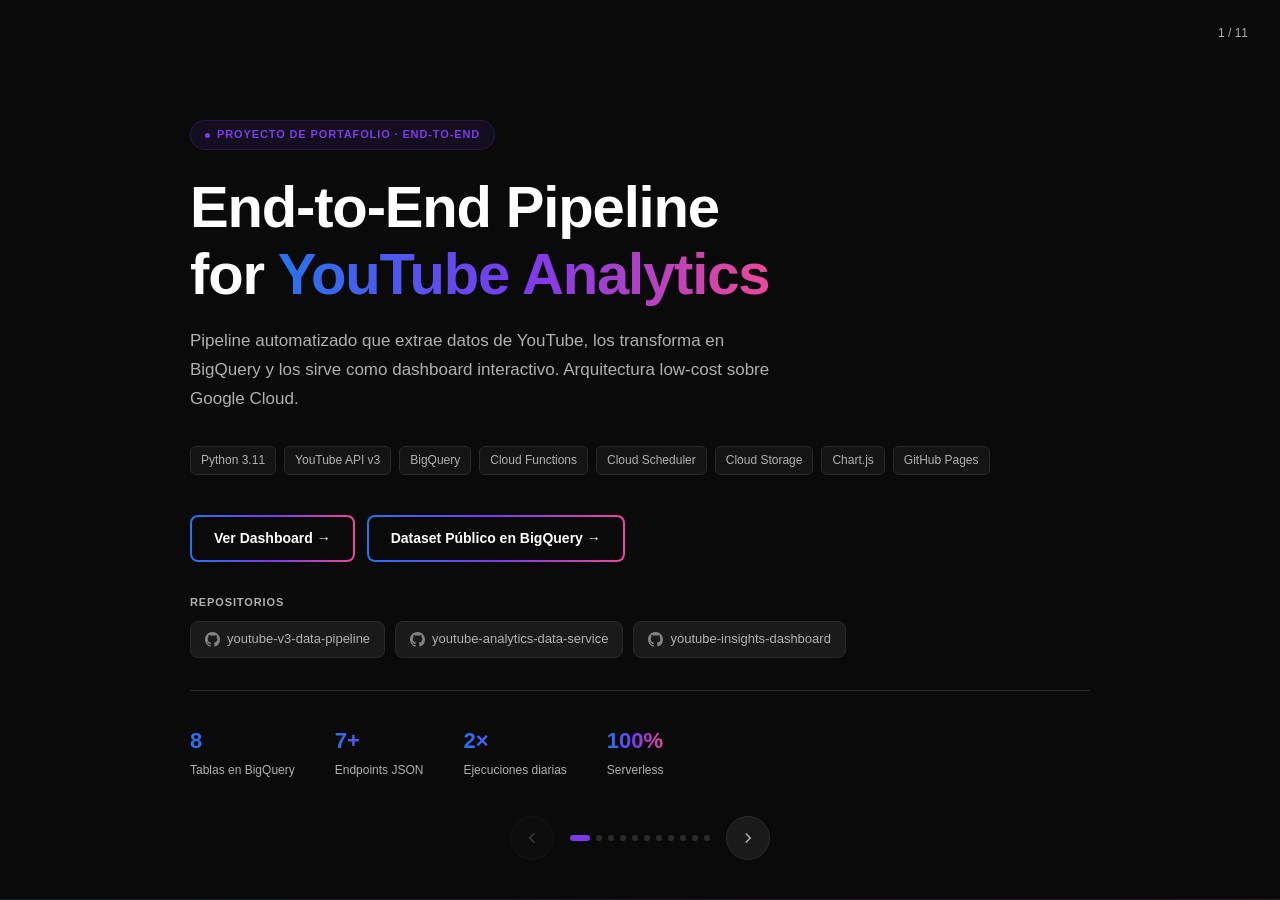
<file: presentacion/index.html>
<!DOCTYPE html>
<html lang="es">
<head>
  <meta charset="UTF-8" />
  <meta name="viewport" content="width=device-width, initial-scale=1.0" />
  <title>End-to-End Pipeline for YouTube Analytics · Angel Garcia</title>
  <style>
    /* ============================================================
       DESIGN TOKENS — angelgarciadatablog v1
       ============================================================ */
    :root {
      --bg: #0a0a0a;
      --surface: #141414;
      --card-bg: #1a1a1a;
      --text: #ffffff;
      --text-secondary: #b0b0b0;
      --border: #2a2a2a;
      --border-light: #1f1f1f;
      --success: #85d992;
      --danger: #f04438;
      --gradient: linear-gradient(90deg, #2674ed 0%, #7c3aed 50%, #ec4899 100%);
      --gradient-hover: linear-gradient(90deg, #1e5dd8 0%, #6d28d9 50%, #db2777 100%);
      --accent: #2674ed;
      --accent-mid: #7c3aed;
      --accent-end: #ec4899;
      --shadow-sm: 0 1px 2px 0 rgba(0,0,0,0.5);
      --shadow-md: 0 4px 6px -1px rgba(0,0,0,0.6), 0 2px 4px -1px rgba(0,0,0,0.4);
      --shadow-lg: 0 10px 15px -3px rgba(0,0,0,0.7), 0 4px 6px -2px rgba(0,0,0,0.5);
      --shadow-accent: 0 10px 25px -5px rgba(124,58,237,0.4), 0 4px 6px -2px rgba(124,58,237,0.3);
      --radius: 12px;
      --radius-lg: 16px;
    }

    /* ============================================================
       RESET & BASE
       ============================================================ */
    *, *::before, *::after { box-sizing: border-box; margin: 0; padding: 0; }
    html { -webkit-font-smoothing: antialiased; overflow-x: hidden; }
    body {
      background: var(--bg);
      color: var(--text);
      font-family: -apple-system, BlinkMacSystemFont, "Segoe UI", Roboto, "Helvetica Neue", Arial, sans-serif;
      font-size: 16px;
      line-height: 1.6;
      overflow: hidden;
      height: 100vh;
    }
    a { color: var(--text-secondary); text-decoration: none; transition: color 0.2s ease; }
    a:hover { color: var(--text); }
    :focus-visible { outline: 2px solid var(--accent); outline-offset: 2px; }

    /* ============================================================
       SLIDES — DESKTOP
       ============================================================ */
    .slides-container {
      width: 100%;
      height: 100vh;
      overflow: hidden;
      position: relative;
    }

    .slide {
      position: absolute;
      top: 0; left: 0;
      width: 100%;
      height: 100%;
      display: flex;
      align-items: center;
      justify-content: center;
      padding: 60px 40px;
      opacity: 0;
      pointer-events: none;
      transition: opacity 0.35s ease;
      overflow-y: auto;
    }
    .slide.active {
      opacity: 1;
      pointer-events: auto;
    }

    .slide-content {
      max-width: 900px;
      width: 100%;
    }

    /* ============================================================
       NAVEGACIÓN
       ============================================================ */
    .nav-arrows {
      position: fixed;
      bottom: 40px;
      left: 50%;
      transform: translateX(-50%);
      display: flex;
      align-items: center;
      gap: 16px;
      z-index: 100;
    }

    .nav-btn {
      width: 44px; height: 44px;
      border-radius: 50%;
      background: var(--card-bg);
      border: 1px solid var(--border);
      color: var(--text-secondary);
      display: flex;
      align-items: center;
      justify-content: center;
      cursor: pointer;
      transition: all 0.2s ease;
    }
    .nav-btn:hover {
      border-color: var(--accent-mid);
      color: var(--text);
      background: rgba(124,58,237,0.1);
    }
    .nav-btn:disabled {
      opacity: 0.3;
      cursor: not-allowed;
    }

    .nav-dots {
      display: flex;
      gap: 6px;
      align-items: center;
    }
    .nav-dot {
      width: 6px; height: 6px;
      border-radius: 50%;
      background: var(--border);
      cursor: pointer;
      transition: all 0.2s ease;
    }
    .nav-dot.active {
      width: 20px;
      border-radius: 3px;
      background: var(--accent-mid);
    }

    .slide-counter {
      position: fixed;
      top: 24px;
      right: 32px;
      font-size: 12px;
      color: var(--text-secondary);
      z-index: 100;
      font-variant-numeric: tabular-nums;
    }

    /* ============================================================
       TYPOGRAPHY
       ============================================================ */
    .gradient-text {
      background: var(--gradient);
      -webkit-background-clip: text;
      -webkit-text-fill-color: transparent;
      background-clip: text;
    }
    .slide-tag {
      display: inline-block;
      font-size: 11px;
      font-weight: 700;
      color: var(--accent-mid);
      letter-spacing: 0.1em;
      text-transform: uppercase;
      margin-bottom: 14px;
    }
    .slide-title {
      font-size: clamp(26px, 3.5vw, 38px);
      font-weight: 700;
      letter-spacing: -0.02em;
      line-height: 1.2;
      margin-bottom: 16px;
    }
    .slide-subtitle {
      font-size: 16px;
      color: var(--text-secondary);
      line-height: 1.7;
      margin-bottom: 32px;
    }

    /* ============================================================
       CARDS
       ============================================================ */
    .card {
      background: var(--card-bg);
      border: 1px solid var(--border);
      border-radius: var(--radius);
      padding: 20px 22px;
    }
    .card--accent {
      border-color: rgba(124,58,237,0.3);
      background: rgba(124,58,237,0.05);
    }
    .card--warn {
      border-color: rgba(240,68,56,0.3);
      background: rgba(240,68,56,0.04);
    }
    .card--success {
      border-color: rgba(133,217,146,0.3);
      background: rgba(133,217,146,0.04);
    }

    .ibadge {
      display: inline-flex;
      align-items: center;
      justify-content: center;
      width: 28px; height: 28px;
      border-radius: 50%;
      border: 1.5px solid transparent;
      background: linear-gradient(var(--card-bg), var(--card-bg)) padding-box,
                  var(--gradient) border-box;
      color: var(--text-secondary);
      font-size: 12px;
      font-weight: 700;
      flex-shrink: 0;
    }

    /* ============================================================
       BADGE / CHIP
       ============================================================ */
    .badge {
      display: inline-flex;
      align-items: center;
      gap: 5px;
      font-size: 12px;
      font-weight: 600;
      color: var(--accent-mid);
      background: rgba(124,58,237,0.1);
      border: 1px solid rgba(124,58,237,0.2);
      border-radius: 20px;
      padding: 4px 12px;
    }
    .badge-dot {
      width: 5px; height: 5px;
      border-radius: 50%;
      background: var(--accent-mid);
    }
    .tech-chip {
      display: inline-block;
      font-size: 12px;
      font-weight: 500;
      color: var(--text-secondary);
      background: rgba(255,255,255,0.04);
      border: 1px solid var(--border);
      border-radius: 6px;
      padding: 4px 10px;
    }

    /* ============================================================
       LISTAS
       ============================================================ */
    .check-list {
      list-style: none;
      display: flex;
      flex-direction: column;
      gap: 10px;
    }
    .check-list li {
      display: flex;
      align-items: flex-start;
      gap: 10px;
      font-size: 15px;
      color: var(--text-secondary);
      line-height: 1.5;
    }
    .check-list li span:first-child {
      color: var(--accent-mid);
      font-size: 13px;
      margin-top: 2px;
      flex-shrink: 0;
    }

    .warn-list {
      list-style: none;
      display: flex;
      flex-direction: column;
      gap: 10px;
    }
    .warn-list li {
      display: flex;
      align-items: flex-start;
      gap: 10px;
      font-size: 14px;
      color: var(--text-secondary);
      line-height: 1.5;
    }
    .warn-list li span:first-child {
      color: var(--danger);
      font-size: 13px;
      margin-top: 2px;
      flex-shrink: 0;
    }

    /* ============================================================
       CODE BLOCK
       ============================================================ */
    pre {
      background: #0d0d0d;
      border: 1px solid var(--border);
      border-radius: var(--radius);
      padding: 18px 20px;
      overflow-x: auto;
      font-size: 13px;
      line-height: 1.7;
      font-family: "SF Mono", "Fira Code", "Consolas", monospace;
    }
    code { font-family: inherit; }
    .kw  { color: #7c3aed; }
    .fn  { color: #2674ed; }
    .str { color: #85d992; }
    .cm  { color: #555; font-style: italic; }
    .cls { color: #ec4899; }
    .var { color: #b0b0b0; }

    /* ============================================================
       GRIDS
       ============================================================ */
    .grid-2 {
      display: grid;
      grid-template-columns: repeat(2, 1fr);
      gap: 14px;
    }
    .grid-3 {
      display: grid;
      grid-template-columns: repeat(3, 1fr);
      gap: 14px;
    }

    /* ============================================================
       PIPELINE VISUAL
       ============================================================ */
    .pipeline-row {
      display: flex;
      align-items: center;
      gap: 8px;
      flex-wrap: nowrap;
    }
    .pipeline-node {
      background: var(--card-bg);
      border: 1px solid var(--border);
      border-radius: var(--radius);
      padding: 12px 16px;
      font-size: 13px;
      font-weight: 600;
      color: var(--text);
      position: relative;
      white-space: nowrap;
    }
    .pipeline-node::before {
      content: '';
      position: absolute;
      top: 0; left: 0; right: 0;
      height: 2px;
      background: var(--gradient);
      border-radius: var(--radius) var(--radius) 0 0;
    }
    .pipeline-arrow {
      color: var(--accent-mid);
      opacity: 0.6;
      font-size: 18px;
    }
    .pipeline-node-sub {
      font-size: 11px;
      color: var(--text-secondary);
      font-weight: 400;
      margin-top: 2px;
    }

    /* ============================================================
       SLIDE PORTADA especial
       ============================================================ */
    .slide-portada {
      background: var(--bg);
    }
    .portada-label {
      display: inline-flex;
      align-items: center;
      gap: 7px;
      font-size: 11px;
      font-weight: 700;
      color: var(--accent-mid);
      background: rgba(124,58,237,0.1);
      border: 1px solid rgba(124,58,237,0.2);
      border-radius: 20px;
      padding: 5px 14px;
      letter-spacing: 0.08em;
      text-transform: uppercase;
      margin-bottom: 24px;
    }
    .portada-dot {
      width: 5px; height: 5px;
      border-radius: 50%;
      background: var(--accent-mid);
      animation: pulse 2s ease-in-out infinite;
    }
    @keyframes pulse {
      0%,100% { opacity:1; transform:scale(1); }
      50% { opacity:.4; transform:scale(.7); }
    }
    .portada-title {
      font-size: clamp(36px, 5vw, 58px);
      font-weight: 700;
      letter-spacing: -0.02em;
      line-height: 1.15;
      margin-bottom: 20px;
    }
    .portada-desc {
      font-size: 17px;
      color: var(--text-secondary);
      max-width: 580px;
      line-height: 1.7;
      margin-bottom: 32px;
    }
    .portada-chips {
      display: flex;
      flex-wrap: wrap;
      gap: 8px;
      margin-bottom: 40px;
    }
    .portada-meta {
      display: flex;
      gap: 40px;
      flex-wrap: wrap;
      padding-top: 32px;
      border-top: 1px solid var(--border);
    }
    .portada-meta-item {
      display: flex;
      flex-direction: column;
      gap: 3px;
    }
    .portada-meta-value {
      font-size: 22px;
      font-weight: 700;
      background: var(--gradient);
      -webkit-background-clip: text;
      -webkit-text-fill-color: transparent;
      background-clip: text;
    }
    .portada-meta-label {
      font-size: 12px;
      color: var(--text-secondary);
    }

    /* ============================================================
       REPO LINKS
       ============================================================ */
    .repo-links {
      margin-bottom: 32px;
    }
    .repo-links-label {
      display: block;
      font-size: 11px;
      font-weight: 600;
      color: var(--text-secondary);
      text-transform: uppercase;
      letter-spacing: 0.08em;
      margin-bottom: 10px;
    }
    .repo-links-row {
      display: flex;
      flex-wrap: wrap;
      gap: 10px;
    }
    .repo-link {
      display: inline-flex;
      align-items: center;
      gap: 7px;
      padding: 7px 14px;
      border-radius: 8px;
      background: var(--card-bg);
      border: 1px solid var(--border);
      color: var(--text-secondary);
      font-size: 13px;
      font-weight: 500;
      text-decoration: none;
      transition: all 0.2s ease;
    }
    .repo-link:hover {
      color: var(--text);
      border-color: var(--accent-mid);
      background: #1f1f1f;
    }
    .repo-link svg {
      flex-shrink: 0;
      opacity: 0.7;
    }
    .repo-link:hover svg { opacity: 1; }

    /* ============================================================
       BUTTONS
       ============================================================ */
    .btn-outline {
      display: inline-flex;
      align-items: center;
      gap: 8px;
      padding: 10px 22px;
      border: 2px solid transparent;
      border-radius: 8px;
      background: linear-gradient(var(--bg), var(--bg)) padding-box,
                  var(--gradient) border-box;
      color: var(--text);
      font-weight: 600;
      font-size: 14px;
      text-decoration: none;
      cursor: pointer;
      transition: all 0.3s ease;
    }
    .btn-outline:hover {
      transform: translateY(-2px);
      box-shadow: var(--shadow-accent);
      color: var(--text);
    }

    /* ============================================================
       FOOTER LINE
       ============================================================ */
    .slide-footer-line {
      position: fixed;
      bottom: 0; left: 0; right: 0;
      height: 1px;
      background: var(--gradient);
      opacity: 0.2;
      z-index: 50;
    }

    /* ============================================================
       TABLA
       ============================================================ */
    table {
      width: 100%;
      border-collapse: collapse;
      font-size: 13px;
    }
    th {
      text-align: left;
      padding: 8px 12px;
      font-size: 11px;
      font-weight: 700;
      color: var(--text-secondary);
      text-transform: uppercase;
      letter-spacing: 0.06em;
      border-bottom: 1px solid var(--border);
    }
    td {
      padding: 9px 12px;
      color: var(--text-secondary);
      border-bottom: 1px solid rgba(255,255,255,0.04);
    }
    td:first-child { color: var(--text); font-weight: 500; font-family: "SF Mono","Fira Code",monospace; font-size: 12px; }
    tr:last-child td { border-bottom: none; }
    .table-scroll { overflow-x: auto; -webkit-overflow-scrolling: touch; }

    /* ============================================================
       MOBILE — scroll vertical
       ============================================================ */
    @media (max-width: 768px) {
      body {
        overflow-y: auto;
        overflow-x: hidden;
        height: auto;
      }
      .slides-container {
        height: auto;
        overflow: visible;
      }
      .slide {
        position: relative;
        opacity: 1 !important;
        pointer-events: auto !important;
        transform: none !important;
        height: auto;
        min-height: 100vh;
        padding: 60px 20px 100px;
        border-bottom: 1px solid rgba(255,255,255,0.06);
      }
      .slide:last-child { border-bottom: none; }
      .nav-arrows { position: fixed; bottom: 20px; }
      .grid-2, .grid-3 { grid-template-columns: 1fr; }
      .portada-meta { gap: 24px; }
      .pipeline-row { flex-direction: column; align-items: center; }
      .pipeline-arrow { font-size: 0; }
      .pipeline-arrow::after { content: '↓'; font-size: 18px; }
    }
  </style>
</head>
<body>

  <div class="slide-counter">
    <span id="counter-current">1</span> / <span id="counter-total">11</span>
  </div>

  <div class="slides-container" id="slides">

    <!-- ══════════════════════════════════════════
         SLIDE 1 — PORTADA
         ══════════════════════════════════════════ -->
    <div class="slide slide-portada active" data-index="0">
      <div class="slide-content">

        <div class="portada-label">
          <span class="portada-dot"></span>
          Proyecto de portafolio · End-to-End
        </div>

        <h1 class="portada-title">
          End-to-End Pipeline<br>
          for <span class="gradient-text">YouTube Analytics</span>
        </h1>

        <p class="portada-desc">
          Pipeline automatizado que extrae datos de YouTube, los transforma en BigQuery
          y los sirve como dashboard interactivo. Arquitectura low-cost sobre Google Cloud.
        </p>

        <div class="portada-chips">
          <span class="tech-chip">Python 3.11</span>
          <span class="tech-chip">YouTube API v3</span>
          <span class="tech-chip">BigQuery</span>
          <span class="tech-chip">Cloud Functions</span>
          <span class="tech-chip">Cloud Scheduler</span>
          <span class="tech-chip">Cloud Storage</span>
          <span class="tech-chip">Chart.js</span>
          <span class="tech-chip">GitHub Pages</span>
        </div>

        <div style="display:flex; gap:12px; flex-wrap:wrap; margin-bottom:32px;">
          <a href="https://angelgarciadatablog.com/youtube-insights-dashboard" target="_blank" class="btn-outline">
            Ver Dashboard →
          </a>
          <a href="https://console.cloud.google.com/bigquery?ws=!1m4!1m3!3m2!1syoutube-datasets-360!2sangelgarciadatablog" target="_blank" class="btn-outline">
            Dataset Público en BigQuery →
          </a>
        </div>

        <div class="repo-links">
          <span class="repo-links-label">Repositorios</span>
          <div class="repo-links-row">
            <a href="https://github.com/angelgarciadatablog/youtube-v3-data-pipeline" target="_blank" class="repo-link">
              <svg width="15" height="15" viewBox="0 0 24 24" fill="currentColor"><path d="M12 0C5.37 0 0 5.37 0 12c0 5.31 3.435 9.795 8.205 11.385.6.105.825-.255.825-.57 0-.285-.015-1.23-.015-2.235-3.015.555-3.795-.735-4.035-1.41-.135-.345-.72-1.41-1.23-1.695-.42-.225-1.02-.78-.015-.795.945-.015 1.62.87 1.845 1.23 1.08 1.815 2.805 1.305 3.495.99.105-.78.42-1.305.765-1.605-2.67-.3-5.46-1.335-5.46-5.925 0-1.305.465-2.385 1.23-3.225-.12-.3-.54-1.53.12-3.18 0 0 1.005-.315 3.3 1.23.96-.27 1.98-.405 3-.405s2.04.135 3 .405c2.295-1.56 3.3-1.23 3.3-1.23.66 1.65.24 2.88.12 3.18.765.84 1.23 1.905 1.23 3.225 0 4.605-2.805 5.625-5.475 5.925.435.375.81 1.095.81 2.22 0 1.605-.015 2.895-.015 3.3 0 .315.225.69.825.57A12.02 12.02 0 0 0 24 12c0-6.63-5.37-12-12-12z"/></svg>
              youtube-v3-data-pipeline
            </a>
            <a href="https://github.com/angelgarciadatablog/youtube-analytics-data-service" target="_blank" class="repo-link">
              <svg width="15" height="15" viewBox="0 0 24 24" fill="currentColor"><path d="M12 0C5.37 0 0 5.37 0 12c0 5.31 3.435 9.795 8.205 11.385.6.105.825-.255.825-.57 0-.285-.015-1.23-.015-2.235-3.015.555-3.795-.735-4.035-1.41-.135-.345-.72-1.41-1.23-1.695-.42-.225-1.02-.78-.015-.795.945-.015 1.62.87 1.845 1.23 1.08 1.815 2.805 1.305 3.495.99.105-.78.42-1.305.765-1.605-2.67-.3-5.46-1.335-5.46-5.925 0-1.305.465-2.385 1.23-3.225-.12-.3-.54-1.53.12-3.18 0 0 1.005-.315 3.3 1.23.96-.27 1.98-.405 3-.405s2.04.135 3 .405c2.295-1.56 3.3-1.23 3.3-1.23.66 1.65.24 2.88.12 3.18.765.84 1.23 1.905 1.23 3.225 0 4.605-2.805 5.625-5.475 5.925.435.375.81 1.095.81 2.22 0 1.605-.015 2.895-.015 3.3 0 .315.225.69.825.57A12.02 12.02 0 0 0 24 12c0-6.63-5.37-12-12-12z"/></svg>
              youtube-analytics-data-service
            </a>
            <a href="https://github.com/angelgarciadatablog/youtube-insights-dashboard" target="_blank" class="repo-link">
              <svg width="15" height="15" viewBox="0 0 24 24" fill="currentColor"><path d="M12 0C5.37 0 0 5.37 0 12c0 5.31 3.435 9.795 8.205 11.385.6.105.825-.255.825-.57 0-.285-.015-1.23-.015-2.235-3.015.555-3.795-.735-4.035-1.41-.135-.345-.72-1.41-1.23-1.695-.42-.225-1.02-.78-.015-.795.945-.015 1.62.87 1.845 1.23 1.08 1.815 2.805 1.305 3.495.99.105-.78.42-1.305.765-1.605-2.67-.3-5.46-1.335-5.46-5.925 0-1.305.465-2.385 1.23-3.225-.12-.3-.54-1.53.12-3.18 0 0 1.005-.315 3.3 1.23.96-.27 1.98-.405 3-.405s2.04.135 3 .405c2.295-1.56 3.3-1.23 3.3-1.23.66 1.65.24 2.88.12 3.18.765.84 1.23 1.905 1.23 3.225 0 4.605-2.805 5.625-5.475 5.925.435.375.81 1.095.81 2.22 0 1.605-.015 2.895-.015 3.3 0 .315.225.69.825.57A12.02 12.02 0 0 0 24 12c0-6.63-5.37-12-12-12z"/></svg>
              youtube-insights-dashboard
            </a>
          </div>
        </div>

        <div class="portada-meta">
          <div class="portada-meta-item">
            <span class="portada-meta-value">8</span>
            <span class="portada-meta-label">Tablas en BigQuery</span>
          </div>
          <div class="portada-meta-item">
            <span class="portada-meta-value">7+</span>
            <span class="portada-meta-label">Endpoints JSON</span>
          </div>
          <div class="portada-meta-item">
            <span class="portada-meta-value">2×</span>
            <span class="portada-meta-label">Ejecuciones diarias</span>
          </div>
          <div class="portada-meta-item">
            <span class="portada-meta-value">100%</span>
            <span class="portada-meta-label">Serverless</span>
          </div>
        </div>

      </div>
    </div>


    <!-- ══════════════════════════════════════════
         SLIDE 2 — OBSERVACIÓN / CONTEXTO
         ══════════════════════════════════════════ -->
    <div class="slide" data-index="1">
      <div class="slide-content">

        <span class="slide-tag">Observación · Contexto</span>
        <h2 class="slide-title">Lo que no puedo ver en YouTube Studio</h2>
        <p class="slide-subtitle">
          Uso YouTube Studio a diario, pero no me muestra lo que necesito ver. Dos problemas concretos motivaron este proyecto.
        </p>

        <div class="grid-2" style="margin-bottom:20px;">
          <div class="card card--warn">
            <div style="font-size:13px; font-weight:700; color:var(--danger); margin-bottom:10px;">① Playlists y videos por separado</div>
            <p style="font-size:13px; color:var(--text-secondary); line-height:1.7;">
              YouTube Studio los muestra de forma independiente. Lo que yo necesito es navegar de forma jerárquica:
              primero saber <strong style="color:var(--text);">qué playlist funciona mejor</strong>,
              y luego ver <strong style="color:var(--text);">qué videos de esa playlist</strong> son los que más contribuyen.
              Esa relación no existe ahí.
            </p>
          </div>
          <div class="card card--warn">
            <div style="font-size:13px; font-weight:700; color:var(--danger); margin-bottom:10px;">② Sin comparativa semanal</div>
            <p style="font-size:13px; color:var(--text-secondary); line-height:1.7;">
              Tiene gráficos de evolución diaria, pero no hay nada que me diga si
              <strong style="color:var(--text);">esta semana estoy mejor o peor que la anterior</strong>
              por video o por playlist. Los rangos son fijos ("últimos 28 días") y no hay vista semana vs semana.
            </p>
          </div>
        </div>

        <div class="card card--accent">
          <div style="font-size:13px; color:var(--text-secondary); line-height:1.7;">
            <strong style="color:var(--text);">La solución:</strong> construir una herramienta propia que muestre exactamente eso — la evolución semanal del canal, desglosada por playlist y por video.
          </div>
        </div>

      </div>
    </div>


    <!-- ══════════════════════════════════════════
         SLIDE 3 — PROBLEMA + OBJETIVOS
         ══════════════════════════════════════════ -->
    <div class="slide" data-index="2">
      <div class="slide-content">

        <span class="slide-tag">Objetivos · Preguntas de negocio</span>
        <h2 class="slide-title">Preguntas que guían el análisis</h2>
        <p class="slide-subtitle">
          El punto de partida no es el dato sino la pregunta. Cada sección del dashboard responde algo concreto.
        </p>

        <div class="grid-2" style="margin-bottom:20px;">
          <div class="card">
            <div style="font-size:12px; font-weight:700; color:var(--accent-mid); text-transform:uppercase; letter-spacing:.07em; margin-bottom:12px;">Canal → Playlist → Video</div>
            <ul class="check-list">
              <li><span>▸</span><span>¿Cuántas vistas ganó el canal esta semana vs la anterior?</span></li>
              <li><span>▸</span><span>¿Qué playlist generó más vistas esta semana?</span></li>
              <li><span>▸</span><span>¿Qué videos de esa playlist son los que más contribuyeron?</span></li>
            </ul>
          </div>
          <div class="card">
            <div style="font-size:12px; font-weight:700; color:var(--accent-mid); text-transform:uppercase; letter-spacing:.07em; margin-bottom:12px;">Comparativa y cruce de métricas</div>
            <ul class="check-list">
              <li><span>▸</span><span>¿Cómo evoluciona cada playlist y cada video semana a semana?</span></li>
              <li><span>▸</span><span>Si hubo un pico de vistas, ¿qué playlist lo explica y generó el mismo engagement?</span></li>
              <li><span>▸</span><span>¿El contenido con más likes y comentarios es también el de más vistas?</span></li>
            </ul>
          </div>
        </div>

        <div class="card card--accent">
          <div style="display:flex; gap:12px; align-items:flex-start;">
            <div class="ibadge" style="margin-top:2px; flex-shrink:0;">◆</div>
            <div style="font-size:14px; color:var(--text-secondary); line-height:1.7;">
              <strong style="color:var(--text);">De la pregunta al dato, del dato al gráfico.</strong> Primero se define qué se quiere entender, luego se traduce a una query SQL, y finalmente se decide cómo visualizarlo.
            </div>
          </div>
        </div>

      </div>
    </div>


    <!-- ══════════════════════════════════════════
         SLIDE 4 — FUENTES DE DATOS
         ══════════════════════════════════════════ -->
    <div class="slide" data-index="3">
      <div class="slide-content">

        <span class="slide-tag">Fuentes de Datos</span>
        <h2 class="slide-title">Dataset público en BigQuery</h2>
        <p class="slide-subtitle">
          Los datos se recopilan desde la YouTube Data API v3 y se almacenan en BigQuery.
          El dataset es de acceso público: cualquier persona puede conectarse y practicar SQL con datos reales.
        </p>

        <div style="margin-bottom:20px;">
          <div class="card table-scroll" style="margin-bottom:12px;">
            <table>
              <thead>
                <tr>
                  <th>Tabla</th>
                  <th>Descripción</th>
                  <th>Frecuencia</th>
                  <th>Estrategia</th>
                </tr>
              </thead>
              <tbody>
                <tr><td>channels_snapshot</td><td>Suscriptores, vistas, videos del canal</td><td>Diaria</td><td>Append</td></tr>
                <tr><td>latest_videos_current</td><td>Los 5 videos más recientes con métricas actuales</td><td>Diaria</td><td>Truncate</td></tr>
                <tr><td>videos_snapshot</td><td>Métricas de todos los videos</td><td>Semanal</td><td>Append</td></tr>
                <tr><td>playlist_items_snapshot</td><td>Relación playlists ↔ videos</td><td>Semanal</td><td>Append</td></tr>
                <tr><td>channels_static</td><td>Metadata del canal</td><td>Semanal</td><td>Truncate</td></tr>
                <tr><td>videos_static</td><td>Metadata de todos los videos</td><td>Semanal</td><td>Truncate</td></tr>
                <tr><td>playlists_manual_static</td><td>Playlists creadas manualmente</td><td>Semanal</td><td>Truncate</td></tr>
                <tr><td>playlist_items_manual_static</td><td>Video → playlist (relación actual)</td><td>Semanal</td><td>Truncate</td></tr>
              </tbody>
            </table>
          </div>
        </div>

        <div class="grid-2">
          <div class="card card--accent" style="display:flex; align-items:center; gap:12px;">
            <svg width="18" height="18" viewBox="0 0 24 24" fill="none" stroke="var(--accent-mid)" stroke-width="2" style="flex-shrink:0;"><ellipse cx="12" cy="5" rx="9" ry="3"/><path d="M21 12c0 1.66-4 3-9 3s-9-1.34-9-3"/><path d="M3 5v14c0 1.66 4 3 9 3s9-1.34 9-3V5"/></svg>
            <div>
              <div style="font-size:13px; font-weight:700; color:var(--text);">Dataset público</div>
              <a href="https://console.cloud.google.com/bigquery?ws=!1m4!1m3!3m2!1syoutube-datasets-360!2sangelgarciadatablog" target="_blank" style="font-size:12px; color:var(--accent-mid);">youtube-datasets-360 · angelgarciadatablog →</a>
            </div>
          </div>
          <div class="card" style="display:flex; align-items:center; gap:12px;">
            <svg width="18" height="18" viewBox="0 0 24 24" fill="none" stroke="var(--text-secondary)" stroke-width="2" style="flex-shrink:0;"><path d="M3 3h18v18H3z"/><path d="M3 9h18M9 3v18"/></svg>
            <div>
              <div style="font-size:13px; font-weight:700; color:var(--text);">Fuente</div>
              <div style="font-size:12px; color:var(--text-secondary);">YouTube Data API v3 · Canal propio</div>
            </div>
          </div>
        </div>

      </div>
    </div>


    <!-- ══════════════════════════════════════════
         SLIDE 5 — STACK TECNOLÓGICO
         ══════════════════════════════════════════ -->
    <div class="slide" data-index="4">
      <div class="slide-content">

        <span class="slide-tag">Stack Tecnológico</span>
        <h2 class="slide-title">Pipeline de tres capas en Google Cloud</h2>

        <div class="pipeline-row" style="margin-bottom:24px;">
          <div class="pipeline-node">
            YouTube API v3
            <div class="pipeline-node-sub">Fuente de datos</div>
          </div>
          <span class="pipeline-arrow">→</span>
          <div class="pipeline-node">
            Cloud Functions
            <div class="pipeline-node-sub">ETL en Python 3.11</div>
          </div>
          <span class="pipeline-arrow">→</span>
          <div class="pipeline-node">
            BigQuery
            <div class="pipeline-node-sub">Data warehouse</div>
          </div>
          <span class="pipeline-arrow">→</span>
          <div class="pipeline-node">
            Cloud Functions
            <div class="pipeline-node-sub">SQL → JSON</div>
          </div>
          <span class="pipeline-arrow">→</span>
          <div class="pipeline-node">
            Cloud Storage
            <div class="pipeline-node-sub">JSONs públicos</div>
          </div>
          <span class="pipeline-arrow">→</span>
          <div class="pipeline-node">
            Dashboard
            <div class="pipeline-node-sub">Chart.js · GitHub Pages</div>
          </div>
        </div>

        <div class="grid-3">
          <div class="card">
            <div style="font-size:11px; font-weight:700; color:var(--accent-mid); text-transform:uppercase; letter-spacing:.07em; margin-bottom:10px;">Repo 1 · ETL</div>
            <ul class="check-list">
              <li><span>▸</span><span>Python 3.11</span></li>
              <li><span>▸</span><span>YouTube Data API v3</span></li>
              <li><span>▸</span><span>Google BigQuery</span></li>
              <li><span>▸</span><span>Cloud Functions</span></li>
              <li><span>▸</span><span>Cloud Scheduler</span></li>
            </ul>
          </div>
          <div class="card">
            <div style="font-size:11px; font-weight:700; color:var(--accent-mid); text-transform:uppercase; letter-spacing:.07em; margin-bottom:10px;">Repo 2 · Servicio</div>
            <ul class="check-list">
              <li><span>▸</span><span>Python 3.11</span></li>
              <li><span>▸</span><span>BigQuery SQL (vistas)</span></li>
              <li><span>▸</span><span>Cloud Storage</span></li>
              <li><span>▸</span><span>Cloud Functions</span></li>
              <li><span>▸</span><span>Cloud Scheduler</span></li>
            </ul>
          </div>
          <div class="card">
            <div style="font-size:11px; font-weight:700; color:var(--accent-mid); text-transform:uppercase; letter-spacing:.07em; margin-bottom:10px;">Repo 3 · Dashboard</div>
            <ul class="check-list">
              <li><span>▸</span><span>HTML / CSS / JS vanilla</span></li>
              <li><span>▸</span><span>Chart.js v4.4</span></li>
              <li><span>▸</span><span>GitHub Pages</span></li>
              <li><span>▸</span><span>Fetch API (JSON)</span></li>
              <li><span>▸</span><span>Sin backend propio</span></li>
            </ul>
          </div>
        </div>

      </div>
    </div>


    <!-- ══════════════════════════════════════════
         SLIDE 6 — ANÁLISIS DE DATOS · EXTRACCIÓN
         ══════════════════════════════════════════ -->
    <div class="slide" data-index="5">
      <div class="slide-content">

        <span class="slide-tag">Análisis de Datos · Repo 1</span>
        <h2 class="slide-title">Extracción desde YouTube API v3</h2>
        <p class="slide-subtitle">
          <code style="font-family:monospace; font-size:13px; color:var(--accent-mid);">YouTubeClient</code>
          encapsula todas las llamadas a la API. Cada método corresponde a un endpoint distinto.
        </p>

        <pre><code><span class="kw">class</span> <span class="cls">YouTubeClient</span>:
    <span class="kw">def</span> <span class="fn">__init__</span>(<span class="var">self</span>):
        <span class="var">self</span>.youtube = build(<span class="str">"youtube"</span>, <span class="str">"v3"</span>, developerKey=<span class="var">api_key</span>)

    <span class="cm"># — independientes ────────────────────────────────────────────</span>
    <span class="kw">def</span> <span class="fn">get_channel_stats</span>(<span class="var">self</span>):                  <span class="cm"># suscriptores, vistas totales, nº videos</span>
    <span class="kw">def</span> <span class="fn">get_channel_snippet</span>(<span class="var">self</span>):                <span class="cm"># metadata del canal (título, país, thumbnail…)</span>
    <span class="kw">def</span> <span class="fn">get_recent_video_ids</span>(<span class="var">self</span>, max_results=5): <span class="cm"># IDs de los N videos más recientes</span>

    <span class="cm"># — cadena de uploads ─────────────────────────────────────────</span>
    <span class="kw">def</span> <span class="fn">get_uploads_playlist_id</span>(<span class="var">self</span>):            <span class="cm"># ID de la playlist de uploads (la crea YouTube)</span>
    <span class="kw">def</span> <span class="fn">get_all_video_ids</span>(<span class="var">self</span>):                  <span class="cm"># todos los IDs del canal (usa uploads_id, pagina)</span>
    <span class="kw">def</span> <span class="fn">get_videos_details</span>(<span class="var">self</span>, <span class="var">video_ids</span>):      <span class="cm"># snippet + estadísticas + duración por video</span>

    <span class="cm"># — cadena de playlists ───────────────────────────────────────</span>
    <span class="kw">def</span> <span class="fn">get_all_playlists</span>(<span class="var">self</span>):                  <span class="cm"># todas las playlists del canal (pagina)</span>
    <span class="kw">def</span> <span class="fn">get_playlist_items</span>(<span class="var">self</span>, <span class="var">playlist_id</span>):    <span class="cm"># videos de una playlist (pagina)</span></code></pre>

        <div class="card card--accent" style="margin-top:16px;">
          <div style="font-size:13px; color:var(--text-secondary); line-height:1.7;">
            <strong style="color:var(--text);">Por qué diario y semanal:</strong>
            los datos de suscriptores y vistas del canal fluctúan diariamente — es útil tenerlos cada día.
            Los metadatos de todos los videos y playlists no cambian tanto, pero sobre todo:
            hacer todo diario aumentaría las llamadas a la API, que es el recurso más limitado y costoso.
            La división minimiza el consumo de cuota de API y permite escalar el canal sin incurrir en costos adicionales.
          </div>
        </div>

      </div>
    </div>


    <!-- ══════════════════════════════════════════
         SLIDE 7 — ANÁLISIS DE DATOS · SERVICIO
         ══════════════════════════════════════════ -->
    <div class="slide" data-index="6">
      <div class="slide-content">

        <span class="slide-tag">Análisis de Datos · Repo 2</span>
        <h2 class="slide-title">Vistas SQL que responden las preguntas de negocio</h2>
        <p class="slide-subtitle">
          Sobre las tablas raw de BigQuery se crean vistas SQL. Cada vista responde una pregunta de negocio específica
          y su resultado se exporta como JSON a Cloud Storage.
        </p>

        <div class="card table-scroll" style="margin-bottom:16px;">
          <table>
            <thead>
              <tr>
                <th>Vista en BigQuery</th>
                <th>Pregunta que responde</th>
                <th>Frecuencia</th>
              </tr>
            </thead>
            <tbody>
              <tr><td><a href="https://console.cloud.google.com/bigquery?ws=!1m5!1m4!4m3!1syoutube-datasets-360!2sangelgarciadatablog!3sview-channel-growth-daily" target="_blank" style="color:var(--accent-mid);">view-channel-growth-daily</a></td><td>Crecimiento acumulado del canal día a día</td><td>Diaria</td></tr>
              <tr><td><a href="https://console.cloud.google.com/bigquery?ws=!1m5!1m4!4m3!1syoutube-datasets-360!2sangelgarciadatablog!3slatest_videos_current" target="_blank" style="color:var(--accent-mid);">latest_videos_current</a></td><td>Métricas actuales de los 5 videos más recientes</td><td>Diaria</td></tr>
              <tr><td><a href="https://console.cloud.google.com/bigquery?ws=!1m5!1m4!4m3!1syoutube-datasets-360!2sangelgarciadatablog!3sview-playlist-growth-weekly" target="_blank" style="color:var(--accent-mid);">view-playlist-growth-weekly</a></td><td>Vistas/likes/comentarios ganados por playlist esta semana</td><td>Semanal</td></tr>
              <tr><td><a href="https://console.cloud.google.com/bigquery?ws=!1m5!1m4!4m3!1syoutube-datasets-360!2sangelgarciadatablog!3sview-video-growth-weekly" target="_blank" style="color:var(--accent-mid);">view-video-growth-weekly</a></td><td>Vistas/likes/comentarios ganados por video esta semana</td><td>Semanal</td></tr>
              <tr><td><a href="https://console.cloud.google.com/bigquery?ws=!1m5!1m4!4m3!1syoutube-datasets-360!2sangelgarciadatablog!3sview-playlist-weekly-evolution" target="_blank" style="color:var(--accent-mid);">view-playlist-weekly-evolution</a></td><td>Evolución histórica de playlists semana a semana</td><td>Semanal</td></tr>
              <tr><td><a href="https://console.cloud.google.com/bigquery?ws=!1m5!1m4!4m3!1syoutube-datasets-360!2sangelgarciadatablog!3sview-video-weekly-evolution-relevant" target="_blank" style="color:var(--accent-mid);">view-video-weekly-evolution-relevant</a></td><td>Evolución histórica de videos relevantes</td><td>Semanal</td></tr>
              <tr><td><a href="https://console.cloud.google.com/bigquery?ws=!1m5!1m4!4m3!1syoutube-datasets-360!2sangelgarciadatablog!3sview-all-playlist-videos-weekly" target="_blank" style="color:var(--accent-mid);">view-all-playlist-videos-weekly ↗</a></td><td>Videos + playlists cruzados con métricas semanales</td><td>Semanal</td></tr>
            </tbody>
          </table>
        </div>

        <div class="card card--accent">
          <div style="display:flex; align-items:center; justify-content:space-between; gap:16px; flex-wrap:wrap;">
            <div style="font-size:13px; color:var(--text-secondary); line-height:1.6;">
              <strong style="color:var(--text);">Dataset público en BigQuery.</strong>
              Cada vista es accesible — puedes ver la SQL, ejecutarla y explorar los datos reales del canal.
            </div>
            <a href="https://console.cloud.google.com/bigquery?ws=!1m4!1m3!3m2!1syoutube-datasets-360!2sangelgarciadatablog" target="_blank" class="btn-outline" style="white-space:nowrap; flex-shrink:0;">
              Explorar vistas en BigQuery →
            </a>
          </div>
        </div>

      </div>
    </div>


    <!-- ══════════════════════════════════════════
         SLIDE 8 — RESULTADOS
         ══════════════════════════════════════════ -->
    <div class="slide" data-index="7">
      <div class="slide-content">

        <span class="slide-tag">Resultados</span>
        <h2 class="slide-title">Un dashboard automatizado en producción</h2>
        <p class="slide-subtitle">
          El resultado no es un análisis puntual, sino una infraestructura que corre automáticamente
          y mantiene el dashboard actualizado con datos frescos cada día.
        </p>

        <div class="grid-2" style="margin-bottom:16px;">
          <div class="card card--success">
            <div style="font-size:13px; font-weight:700; color:var(--success); margin-bottom:10px;">Pipeline automatizado</div>
            <ul class="check-list">
              <li><span>✓</span><span>ETL diario a las 2:00 AM UTC (Cloud Scheduler)</span></li>
              <li><span>✓</span><span>ETL semanal los lunes a las 2:30 AM UTC</span></li>
              <li><span>✓</span><span>Servicio de datos 1h después del ETL</span></li>
            </ul>
          </div>
          <div class="card card--success">
            <div style="font-size:13px; font-weight:700; color:var(--success); margin-bottom:10px;">Infraestructura low-cost</div>
            <ul class="check-list">
              <li><span>✓</span><span>Cloud Functions serverless (0 instancias en reposo)</span></li>
              <li><span>✓</span><span>Cloud Storage como "API" estática sin servidor</span></li>
              <li><span>✓</span><span>Dashboard estático en GitHub Pages (gratuito)</span></li>
              <li><span>✓</span><span>BigQuery con dataset público accesible a cualquiera</span></li>
            </ul>
          </div>
        </div>

        <div class="grid-3">
          <div class="card" style="text-align:center; padding:24px 16px;">
            <div style="font-size:30px; font-weight:700; background:var(--gradient); -webkit-background-clip:text; -webkit-text-fill-color:transparent; background-clip:text;">7</div>
            <div style="font-size:12px; color:var(--text-secondary); margin-top:4px;">Endpoints JSON públicos</div>
          </div>
          <div class="card" style="text-align:center; padding:24px 16px;">
            <div style="font-size:30px; font-weight:700; background:var(--gradient); -webkit-background-clip:text; -webkit-text-fill-color:transparent; background-clip:text;">8</div>
            <div style="font-size:12px; color:var(--text-secondary); margin-top:4px;">Tablas históricas en BigQuery</div>
          </div>
          <div class="card" style="text-align:center; padding:24px 16px;">
            <div style="font-size:30px; font-weight:700; background:var(--gradient); -webkit-background-clip:text; -webkit-text-fill-color:transparent; background-clip:text;">365+</div>
            <div style="font-size:12px; color:var(--text-secondary); margin-top:4px;">Snapshots acumulados al año</div>
          </div>
        </div>

      </div>
    </div>


    <!-- ══════════════════════════════════════════
         SLIDE 9 — RECOMENDACIONES
         ══════════════════════════════════════════ -->
    <div class="slide" data-index="8">
      <div class="slide-content">

        <span class="slide-tag">Recomendaciones · Puntos Críticos</span>
        <h2 class="slide-title">Lo que hay que tener en cuenta para mantener el pipeline</h2>

        <div style="display:flex; flex-direction:column; gap:12px;">

          <div class="card card--warn">
            <div style="display:flex; gap:10px; align-items:flex-start;">
              <div class="ibadge" style="background:linear-gradient(var(--card-bg),var(--card-bg)) padding-box, linear-gradient(var(--danger),var(--danger)) border-box; flex-shrink:0; margin-top:2px;">!</div>
              <div>
                <div style="font-size:14px; font-weight:700; color:var(--text); margin-bottom:4px;">El semanal no puede romperse</div>
                <div style="font-size:13px; color:var(--text-secondary); line-height:1.6;">Las tablas de tipo <em>snapshot</em> acumulan histórico semana a semana. Si el scheduler falla y no se recupera, se pierde esa semana del historial. El histórico no se puede reconstruir: es irrecuperable.</div>
              </div>
            </div>
          </div>

          <div class="card card--warn">
            <div style="display:flex; gap:10px; align-items:flex-start;">
              <div class="ibadge" style="background:linear-gradient(var(--card-bg),var(--card-bg)) padding-box, linear-gradient(var(--danger),var(--danger)) border-box; flex-shrink:0; margin-top:2px;">!</div>
              <div>
                <div style="font-size:14px; font-weight:700; color:var(--text); margin-bottom:4px;">Separar lo que puede cambiarse de lo que no</div>
                <div style="font-size:13px; color:var(--text-secondary); line-height:1.6;">
                  <strong style="color:var(--text);">Se puede editar:</strong> las queries SQL del Repo 2 (vistas analíticas, nuevas columnas calculadas, filtros).<br>
                  <strong style="color:var(--danger);">No se puede editar sin cuidado:</strong> el código que construye los snapshots en el Repo 1. Cambiar la estructura de esas tablas sin migración puede romper todo el histórico acumulado.
                </div>
              </div>
            </div>
          </div>

          <div class="card">
            <div style="display:flex; gap:10px; align-items:flex-start;">
              <div class="ibadge" style="flex-shrink:0; margin-top:2px;">▸</div>
              <div>
                <div style="font-size:14px; font-weight:700; color:var(--text); margin-bottom:4px;">Las definiciones iniciales son contratos</div>
                <div style="font-size:13px; color:var(--text-secondary); line-height:1.6;">El esquema de las tablas de snapshot, la granularidad y las claves de idempotencia están definidas desde el inicio. Agregar un nuevo análisis es fácil. Cambiar la estructura de una tabla existente requiere migración y puede afectar a los datos históricos ya acumulados.</div>
              </div>
            </div>
          </div>

          <div class="card">
            <div style="display:flex; gap:10px; align-items:flex-start;">
              <div class="ibadge" style="flex-shrink:0; margin-top:2px;">▸</div>
              <div>
                <div style="font-size:14px; font-weight:700; color:var(--text); margin-bottom:4px;">Monitorizar el Cloud Scheduler y las Cloud Functions</div>
                <div style="font-size:13px; color:var(--text-secondary); line-height:1.6;">Los schedulers están configurados con reintentos automáticos, pero conviene revisar periódicamente los logs en Cloud Functions para detectar fallos silenciosos, especialmente si se hacen cambios en las queries o en las dependencias del proyecto.</div>
              </div>
            </div>
          </div>

        </div>

      </div>
    </div>


    <!-- ══════════════════════════════════════════
         SLIDE 10 — PRÓXIMOS PASOS
         ══════════════════════════════════════════ -->
    <div class="slide" data-index="9">
      <div class="slide-content">

        <span class="slide-tag">Próximos Pasos</span>
        <h2 class="slide-title">Evolución del proyecto</h2>
        <p class="slide-subtitle">
          La arquitectura está diseñada para escalar por capas. Agregar un nuevo análisis
          implica crear una vista en BigQuery y un nuevo endpoint JSON, sin tocar el ETL.
        </p>

        <div class="grid-2">
          <div>
            <div style="font-size:12px; font-weight:700; color:var(--accent-mid); text-transform:uppercase; letter-spacing:.07em; margin-bottom:12px;">Nuevos análisis</div>
            <div style="display:flex; flex-direction:column; gap:10px;">
              <div class="card">
                <div style="font-size:13px; font-weight:600; color:var(--text); margin-bottom:4px;">Tasa de engagement por video</div>
                <div style="font-size:12px; color:var(--text-secondary);">Ratio likes/vistas y comentarios/vistas como métrica de calidad de contenido</div>
              </div>
              <div class="card">
                <div style="font-size:13px; font-weight:600; color:var(--text); margin-bottom:4px;">Velocidad de crecimiento inicial</div>
                <div style="font-size:12px; color:var(--text-secondary);">Métricas de las primeras 4 semanas de un video nuevo</div>
              </div>
              <div class="card">
                <div style="font-size:13px; font-weight:600; color:var(--text); margin-bottom:4px;">Comparativa de rendimiento entre playlists</div>
                <div style="font-size:12px; color:var(--text-secondary);">Qué categoría de contenido genera más engagement sostenido</div>
              </div>
            </div>
          </div>
          <div>
            <div style="font-size:12px; font-weight:700; color:var(--accent-mid); text-transform:uppercase; letter-spacing:.07em; margin-bottom:12px;">Infraestructura</div>
            <div style="display:flex; flex-direction:column; gap:10px;">
              <div class="card">
                <div style="font-size:13px; font-weight:600; color:var(--text); margin-bottom:4px;">Alertas automáticas</div>
                <div style="font-size:12px; color:var(--text-secondary);">Notificación por email si un Cloud Function falla</div>
              </div>
              <div class="card">
                <div style="font-size:13px; font-weight:600; color:var(--text); margin-bottom:4px;">Looker Studio / Power BI</div>
                <div style="font-size:12px; color:var(--text-secondary);">Conectar directamente al dataset público de BigQuery para exploración ad-hoc</div>
              </div>
              <div class="card">
                <div style="font-size:13px; font-weight:600; color:var(--text); margin-bottom:4px;">Expansión del dataset público</div>
                <div style="font-size:12px; color:var(--text-secondary);">Más datos históricos disponibles para la comunidad</div>
              </div>
            </div>
          </div>
        </div>

      </div>
    </div>


    <!-- ══════════════════════════════════════════
         SLIDE 11 — CIERRE
         ══════════════════════════════════════════ -->
    <div class="slide" data-index="10">
      <div class="slide-content" style="text-align:center; max-width:700px;">

        <div class="portada-label" style="display:inline-flex;">
          <span class="portada-dot"></span>
          Proyecto en producción
        </div>

        <h2 class="slide-title" style="font-size:clamp(30px,4vw,48px); margin-top:8px;">
          Pipeline activo,<br><span class="gradient-text">datos frescos cada día</span>
        </h2>

        <p class="portada-desc" style="margin:0 auto 32px;">
          El dashboard muestra datos reales del canal actualizados automáticamente.
          El dataset de BigQuery es público y está disponible para practicar SQL
          con datos reales de un canal de YouTube.
        </p>

        <div style="display:flex; gap:14px; justify-content:center; flex-wrap:wrap; margin-bottom:32px;">
          <a href="https://angelgarciadatablog.com/youtube-insights-dashboard" target="_blank" class="btn-outline">
            Ver Dashboard en vivo →
          </a>
          <a href="https://console.cloud.google.com/bigquery?ws=!1m4!1m3!3m2!1syoutube-datasets-360!2sangelgarciadatablog" target="_blank" class="btn-outline">
            Dataset público en BigQuery →
          </a>
        </div>

        <div class="repo-links" style="justify-content:center; display:flex; flex-direction:column; align-items:center; margin-bottom:32px;">
          <span class="repo-links-label">Repositorios</span>
          <div class="repo-links-row" style="justify-content:center;">
            <a href="https://github.com/angelgarciadatablog/youtube-v3-data-pipeline" target="_blank" class="repo-link">
              <svg width="15" height="15" viewBox="0 0 24 24" fill="currentColor"><path d="M12 0C5.37 0 0 5.37 0 12c0 5.31 3.435 9.795 8.205 11.385.6.105.825-.255.825-.57 0-.285-.015-1.23-.015-2.235-3.015.555-3.795-.735-4.035-1.41-.135-.345-.72-1.41-1.23-1.695-.42-.225-1.02-.78-.015-.795.945-.015 1.62.87 1.845 1.23 1.08 1.815 2.805 1.305 3.495.99.105-.78.42-1.305.765-1.605-2.67-.3-5.46-1.335-5.46-5.925 0-1.305.465-2.385 1.23-3.225-.12-.3-.54-1.53.12-3.18 0 0 1.005-.315 3.3 1.23.96-.27 1.98-.405 3-.405s2.04.135 3 .405c2.295-1.56 3.3-1.23 3.3-1.23.66 1.65.24 2.88.12 3.18.765.84 1.23 1.905 1.23 3.225 0 4.605-2.805 5.625-5.475 5.925.435.375.81 1.095.81 2.22 0 1.605-.015 2.895-.015 3.3 0 .315.225.69.825.57A12.02 12.02 0 0 0 24 12c0-6.63-5.37-12-12-12z"/></svg>
              youtube-v3-data-pipeline
            </a>
            <a href="https://github.com/angelgarciadatablog/youtube-analytics-data-service" target="_blank" class="repo-link">
              <svg width="15" height="15" viewBox="0 0 24 24" fill="currentColor"><path d="M12 0C5.37 0 0 5.37 0 12c0 5.31 3.435 9.795 8.205 11.385.6.105.825-.255.825-.57 0-.285-.015-1.23-.015-2.235-3.015.555-3.795-.735-4.035-1.41-.135-.345-.72-1.41-1.23-1.695-.42-.225-1.02-.78-.015-.795.945-.015 1.62.87 1.845 1.23 1.08 1.815 2.805 1.305 3.495.99.105-.78.42-1.305.765-1.605-2.67-.3-5.46-1.335-5.46-5.925 0-1.305.465-2.385 1.23-3.225-.12-.3-.54-1.53.12-3.18 0 0 1.005-.315 3.3 1.23.96-.27 1.98-.405 3-.405s2.04.135 3 .405c2.295-1.56 3.3-1.23 3.3-1.23.66 1.65.24 2.88.12 3.18.765.84 1.23 1.905 1.23 3.225 0 4.605-2.805 5.625-5.475 5.925.435.375.81 1.095.81 2.22 0 1.605-.015 2.895-.015 3.3 0 .315.225.69.825.57A12.02 12.02 0 0 0 24 12c0-6.63-5.37-12-12-12z"/></svg>
              youtube-analytics-data-service
            </a>
            <a href="https://github.com/angelgarciadatablog/youtube-insights-dashboard" target="_blank" class="repo-link">
              <svg width="15" height="15" viewBox="0 0 24 24" fill="currentColor"><path d="M12 0C5.37 0 0 5.37 0 12c0 5.31 3.435 9.795 8.205 11.385.6.105.825-.255.825-.57 0-.285-.015-1.23-.015-2.235-3.015.555-3.795-.735-4.035-1.41-.135-.345-.72-1.41-1.23-1.695-.42-.225-1.02-.78-.015-.795.945-.015 1.62.87 1.845 1.23 1.08 1.815 2.805 1.305 3.495.99.105-.78.42-1.305.765-1.605-2.67-.3-5.46-1.335-5.46-5.925 0-1.305.465-2.385 1.23-3.225-.12-.3-.54-1.53.12-3.18 0 0 1.005-.315 3.3 1.23.96-.27 1.98-.405 3-.405s2.04.135 3 .405c2.295-1.56 3.3-1.23 3.3-1.23.66 1.65.24 2.88.12 3.18.765.84 1.23 1.905 1.23 3.225 0 4.605-2.805 5.625-5.475 5.925.435.375.81 1.095.81 2.22 0 1.605-.015 2.895-.015 3.3 0 .315.225.69.825.57A12.02 12.02 0 0 0 24 12c0-6.63-5.37-12-12-12z"/></svg>
              youtube-insights-dashboard
            </a>
          </div>
        </div>

        <div class="portada-meta" style="justify-content:center; padding-top:32px; border-top:1px solid var(--border);">
          <div class="portada-meta-item" style="align-items:center;">
            <span class="portada-meta-value">Angel Garcia</span>
            <div style="display:flex; gap:16px; margin-top:6px;">
              <a href="https://angelgarciadatablog.com" target="_blank" style="font-size:13px; color:var(--text-secondary);">angelgarciadatablog.com</a>
              <a href="https://www.linkedin.com/in/angelgarciachanga" target="_blank" style="font-size:13px; color:var(--text-secondary);">LinkedIn</a>
              <a href="https://github.com/angelgarciadatablog" target="_blank" style="font-size:13px; color:var(--text-secondary);">GitHub</a>
            </div>
          </div>
        </div>

      </div>
    </div>

  </div><!-- /slides-container -->


  <!-- NAVEGACIÓN -->
  <div class="nav-arrows">
    <button class="nav-btn" id="btn-prev" disabled aria-label="Anterior">
      <svg width="18" height="18" viewBox="0 0 24 24" fill="none" stroke="currentColor" stroke-width="2"><path d="M15 18l-6-6 6-6"/></svg>
    </button>
    <div class="nav-dots" id="nav-dots"></div>
    <button class="nav-btn" id="btn-next" aria-label="Siguiente">
      <svg width="18" height="18" viewBox="0 0 24 24" fill="none" stroke="currentColor" stroke-width="2"><path d="M9 18l6-6-6-6"/></svg>
    </button>
  </div>

  <div class="slide-footer-line"></div>


  <script>
    const slides = Array.from(document.querySelectorAll('.slide'));
    const dotsContainer = document.getElementById('nav-dots');
    const btnPrev = document.getElementById('btn-prev');
    const btnNext = document.getElementById('btn-next');
    const counterCurrent = document.getElementById('counter-current');
    const counterTotal = document.getElementById('counter-total');

    let current = 0;
    const total = slides.length;

    counterTotal.textContent = total;

    // Build dots
    slides.forEach((_, i) => {
      const dot = document.createElement('div');
      dot.className = 'nav-dot' + (i === 0 ? ' active' : '');
      dot.addEventListener('click', () => goTo(i));
      dotsContainer.appendChild(dot);
    });

    function goTo(index) {
      if (index < 0 || index >= total) return;

      const dots = document.querySelectorAll('.nav-dot');

      slides[current].classList.remove('active');
      dots[current].classList.remove('active');

      current = index;

      slides[current].classList.add('active');
      dots[current].classList.add('active');

      counterCurrent.textContent = current + 1;
      btnPrev.disabled = current === 0;
      btnNext.disabled = current === total - 1;
    }

    btnPrev.addEventListener('click', () => goTo(current - 1));
    btnNext.addEventListener('click', () => goTo(current + 1));

    document.addEventListener('keydown', e => {
      if (e.key === 'ArrowRight' || e.key === 'ArrowDown') goTo(current + 1);
      if (e.key === 'ArrowLeft'  || e.key === 'ArrowUp')   goTo(current - 1);
    });
  </script>

</body>
</html>
</file>
